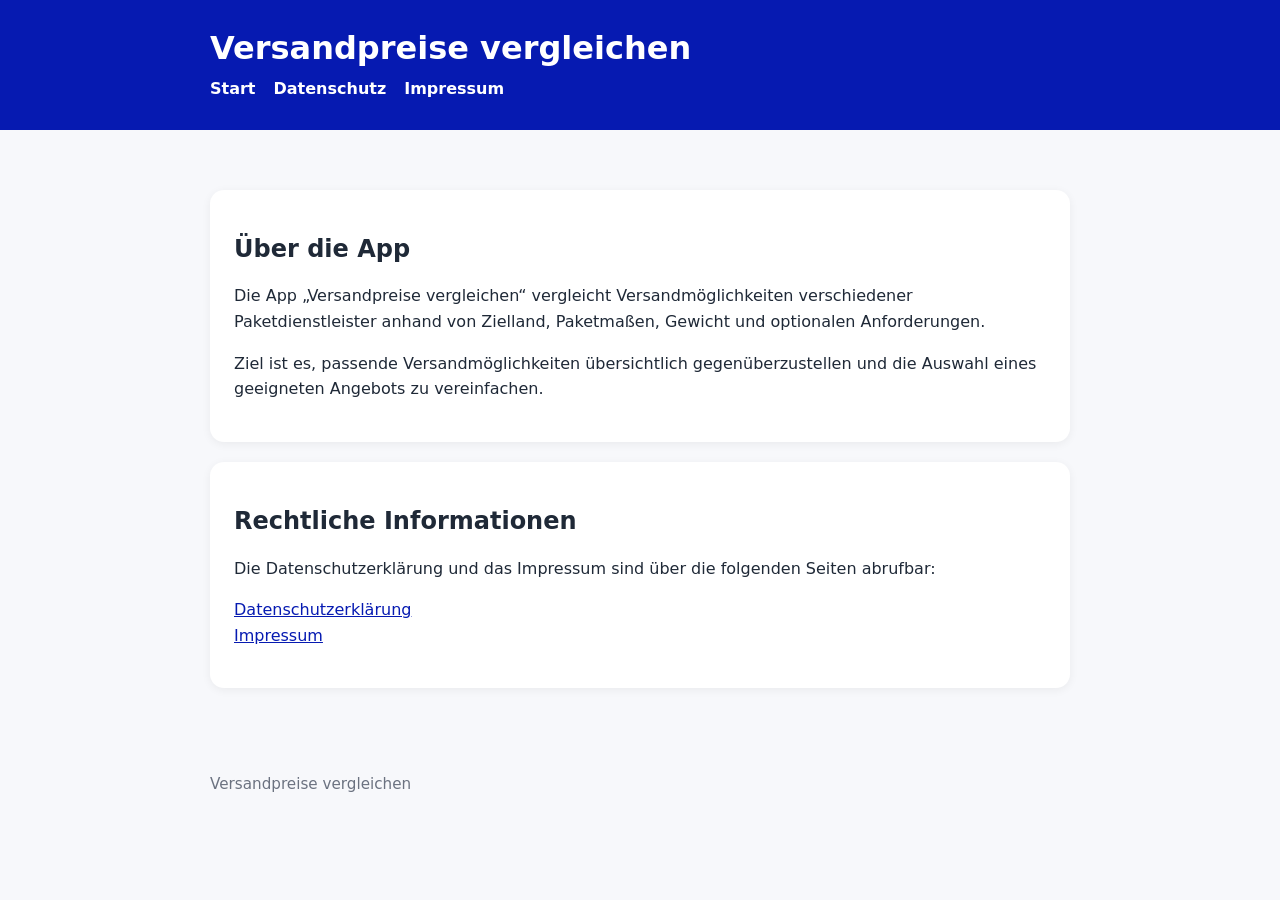
<file: index.html>
<!doctype html>
<html lang="de">
<head>
<meta charset="utf-8">
<meta name="viewport" content="width=device-width,initial-scale=1">
<title>Versandpreise vergleichen</title>
<link rel="stylesheet" href="style.css">
</head>
<body>
<header><div class="wrap"><h1>Versandpreise vergleichen</h1><nav><a href="index.html">Start</a><a href="datenschutz.html">Datenschutz</a><a href="impressum.html">Impressum</a></nav></div></header>
<main>
<div class="card">
<h2>Über die App</h2>
<p>Die App „Versandpreise vergleichen“ vergleicht Versandmöglichkeiten verschiedener Paketdienstleister anhand von Zielland, Paketmaßen, Gewicht und optionalen Anforderungen.</p>
<p>Ziel ist es, passende Versandmöglichkeiten übersichtlich gegenüberzustellen und die Auswahl eines geeigneten Angebots zu vereinfachen.</p>
</div>
<div class="card">
<h2>Rechtliche Informationen</h2>
<p>Die Datenschutzerklärung und das Impressum sind über die folgenden Seiten abrufbar:</p>
<p><a href="datenschutz.html">Datenschutzerklärung</a><br><a href="impressum.html">Impressum</a></p>
</div>
</main>
<footer>Versandpreise vergleichen</footer>
</body>
</html>
</file>
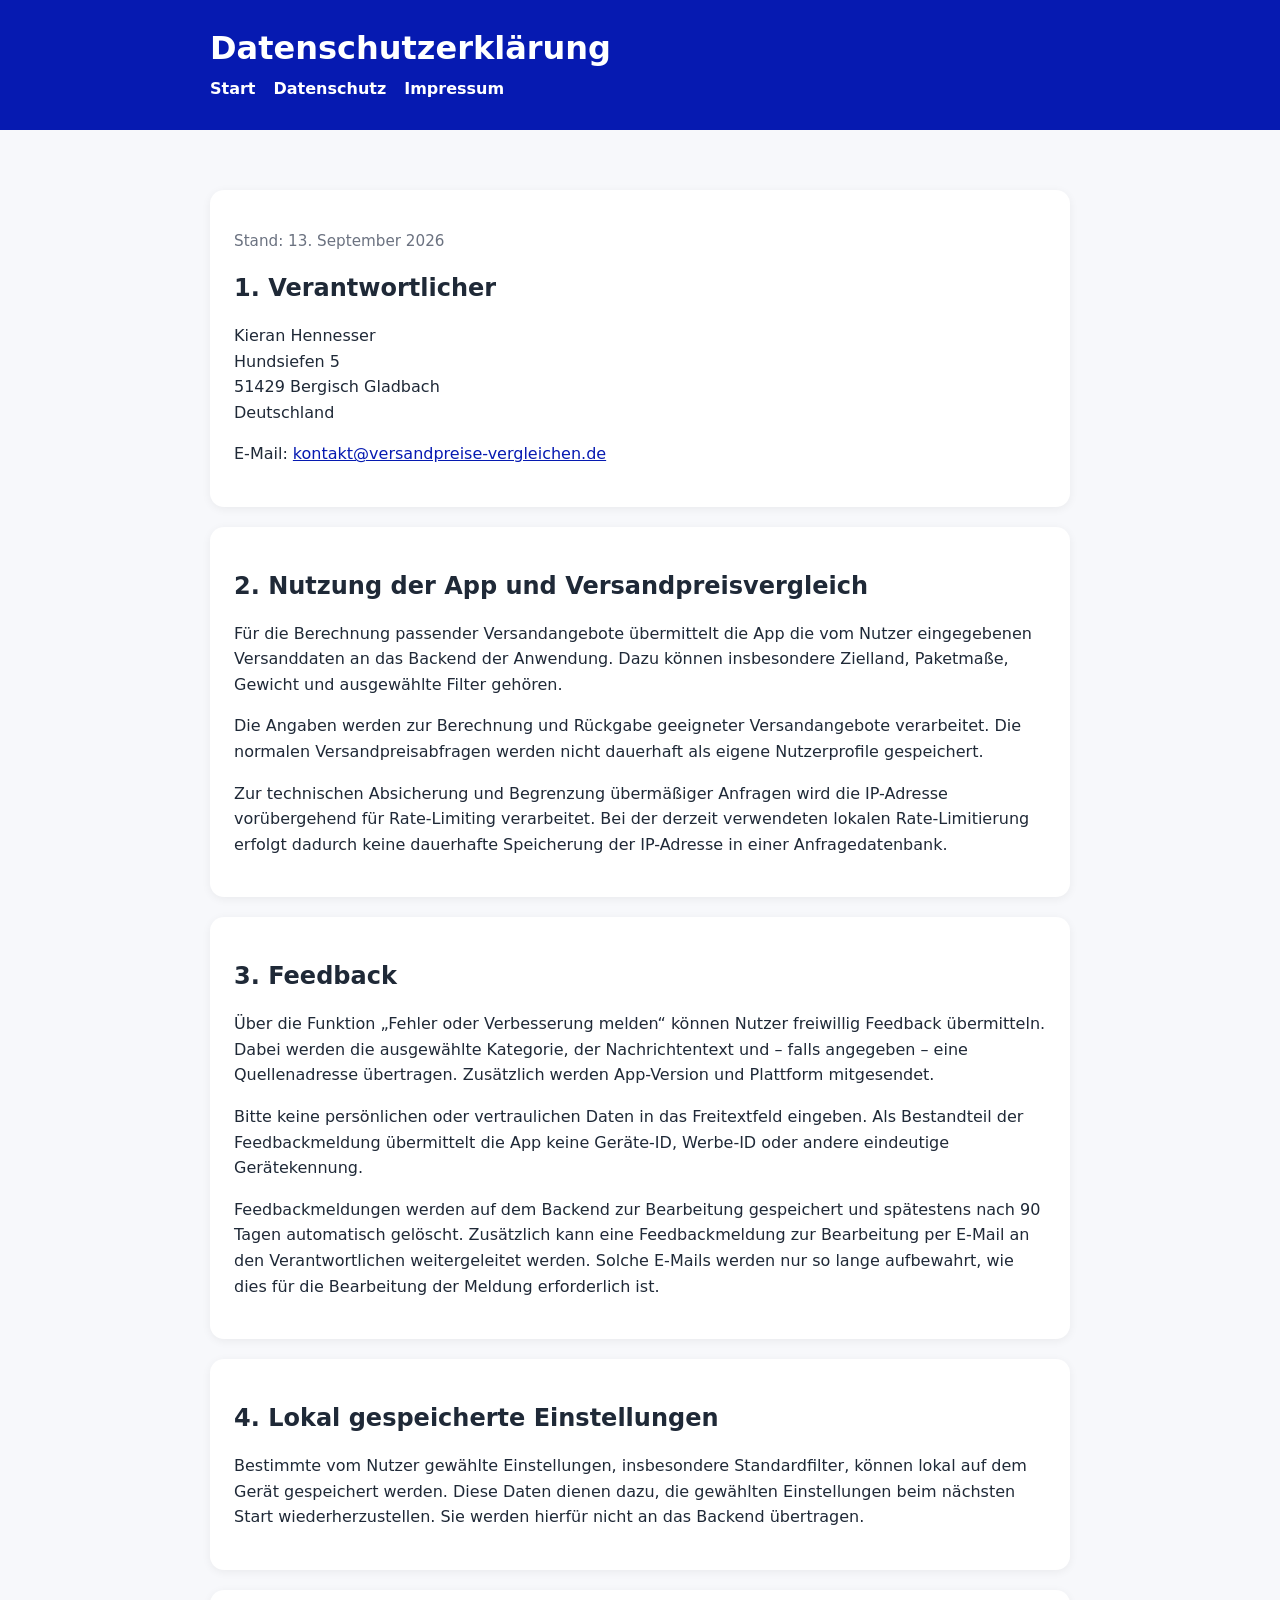
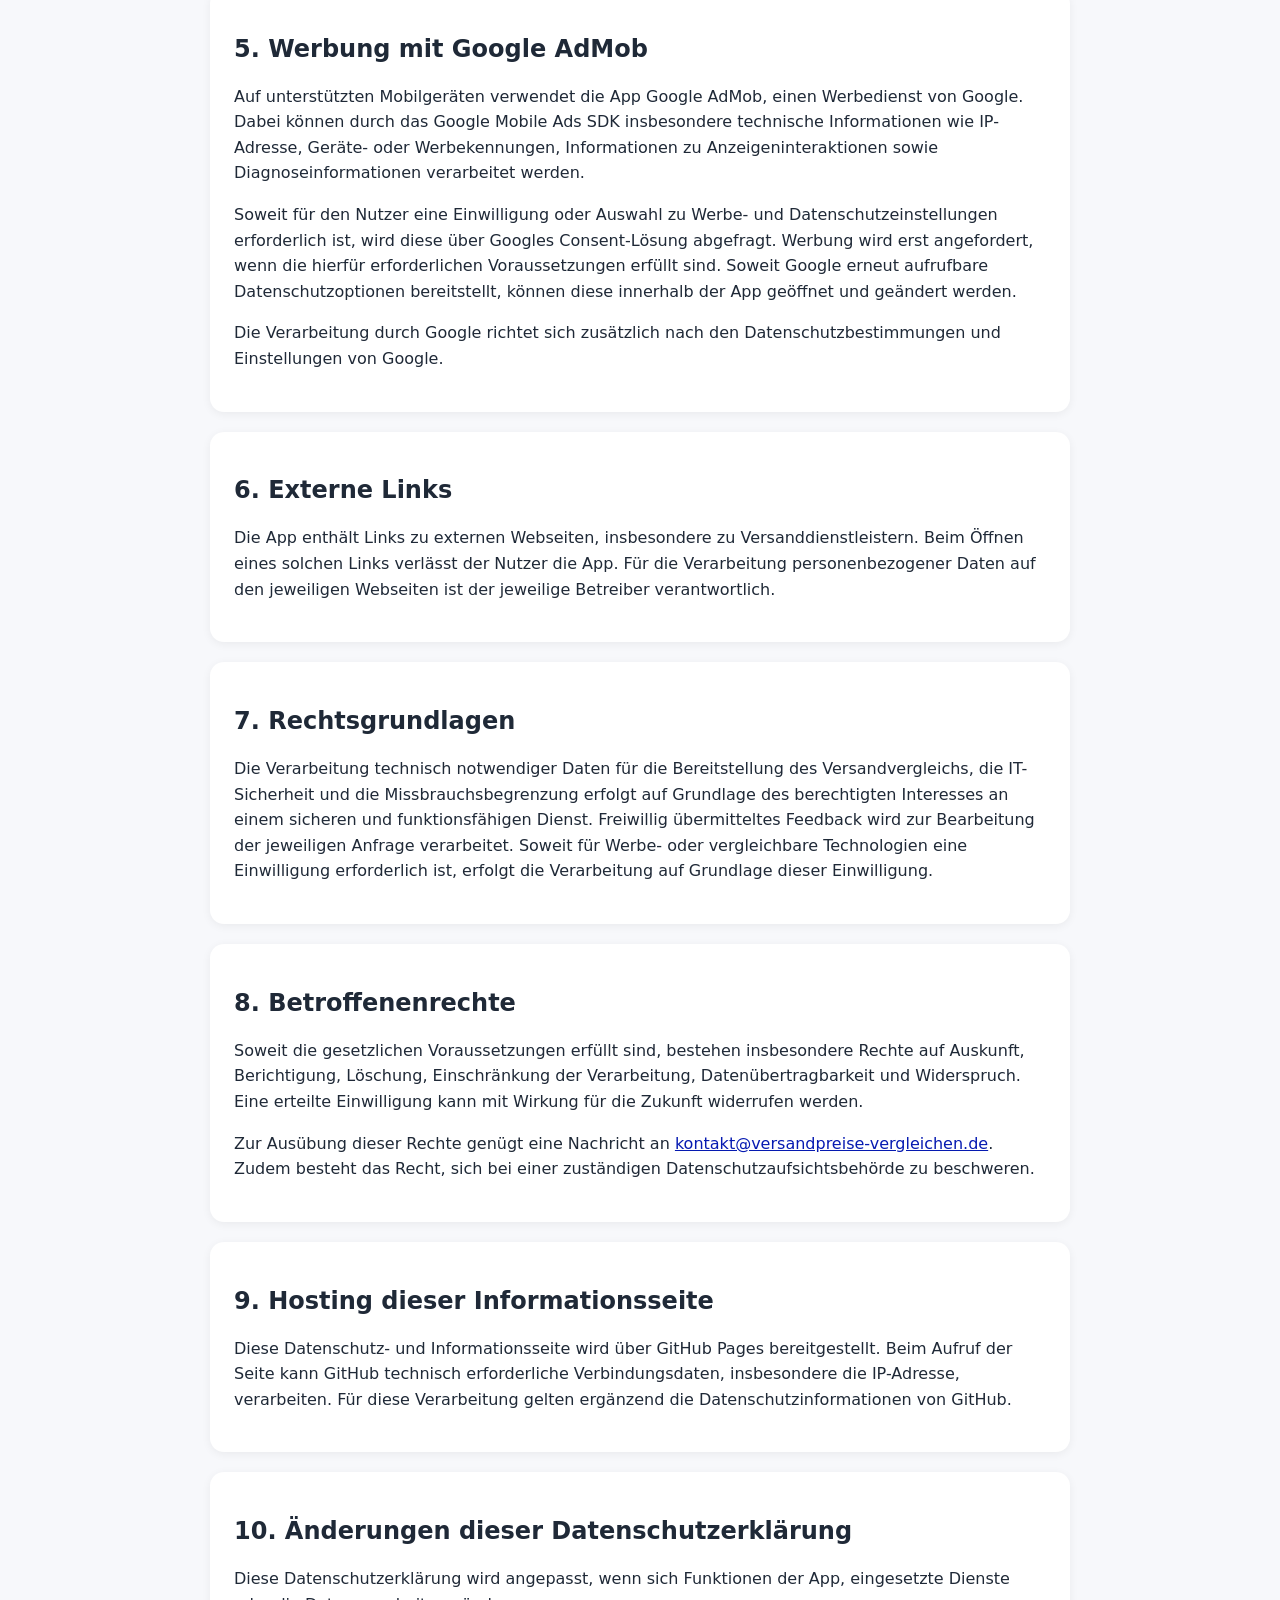
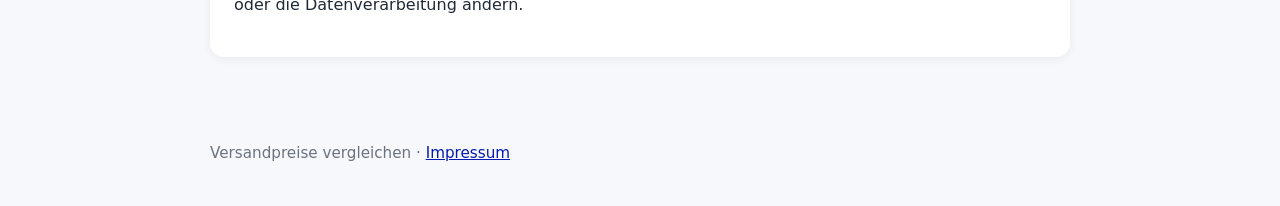
<file: datenschutz.html>
<!doctype html>
<html lang="de">
<head>
<meta charset="utf-8">
<meta name="viewport" content="width=device-width,initial-scale=1">
<title>Datenschutzerklärung – Versandpreise vergleichen</title>
<link rel="stylesheet" href="style.css">
</head>
<body>
<header><div class="wrap"><h1>Datenschutzerklärung</h1><nav><a href="index.html">Start</a><a href="datenschutz.html">Datenschutz</a><a href="impressum.html">Impressum</a></nav></div></header>
<main>
<div class="card">
<p class="small">Stand: 13. September 2026</p>
<h2>1. Verantwortlicher</h2>
<p>Kieran Hennesser<br>Hundsiefen 5<br>51429 Bergisch Gladbach<br>Deutschland</p>
<p>E-Mail: <a href="mailto:kontakt@versandpreise-vergleichen.de">kontakt@versandpreise-vergleichen.de</a></p>
</div>

<div class="card">
<h2>2. Nutzung der App und Versandpreisvergleich</h2>
<p>Für die Berechnung passender Versandangebote übermittelt die App die vom Nutzer eingegebenen Versanddaten an das Backend der Anwendung. Dazu können insbesondere Zielland, Paketmaße, Gewicht und ausgewählte Filter gehören.</p>
<p>Die Angaben werden zur Berechnung und Rückgabe geeigneter Versandangebote verarbeitet. Die normalen Versandpreisabfragen werden nicht dauerhaft als eigene Nutzerprofile gespeichert.</p>
<p>Zur technischen Absicherung und Begrenzung übermäßiger Anfragen wird die IP-Adresse vorübergehend für Rate-Limiting verarbeitet. Bei der derzeit verwendeten lokalen Rate-Limitierung erfolgt dadurch keine dauerhafte Speicherung der IP-Adresse in einer Anfragedatenbank.</p>
</div>

<div class="card">
<h2>3. Feedback</h2>
<p>Über die Funktion „Fehler oder Verbesserung melden“ können Nutzer freiwillig Feedback übermitteln. Dabei werden die ausgewählte Kategorie, der Nachrichtentext und – falls angegeben – eine Quellenadresse übertragen. Zusätzlich werden App-Version und Plattform mitgesendet.</p>
<p>Bitte keine persönlichen oder vertraulichen Daten in das Freitextfeld eingeben. Als Bestandteil der Feedbackmeldung übermittelt die App keine Geräte-ID, Werbe-ID oder andere eindeutige Gerätekennung.</p>
<p>Feedbackmeldungen werden auf dem Backend zur Bearbeitung gespeichert und spätestens nach 90 Tagen automatisch gelöscht. Zusätzlich kann eine Feedbackmeldung zur Bearbeitung per E-Mail an den Verantwortlichen weitergeleitet werden. Solche E-Mails werden nur so lange aufbewahrt, wie dies für die Bearbeitung der Meldung erforderlich ist.</p>
</div>

<div class="card">
<h2>4. Lokal gespeicherte Einstellungen</h2>
<p>Bestimmte vom Nutzer gewählte Einstellungen, insbesondere Standardfilter, können lokal auf dem Gerät gespeichert werden. Diese Daten dienen dazu, die gewählten Einstellungen beim nächsten Start wiederherzustellen. Sie werden hierfür nicht an das Backend übertragen.</p>
</div>

<div class="card">
<h2>5. Werbung mit Google AdMob</h2>
<p>Auf unterstützten Mobilgeräten verwendet die App Google AdMob, einen Werbedienst von Google. Dabei können durch das Google Mobile Ads SDK insbesondere technische Informationen wie IP-Adresse, Geräte- oder Werbekennungen, Informationen zu Anzeigeninteraktionen sowie Diagnoseinformationen verarbeitet werden.</p>
<p>Soweit für den Nutzer eine Einwilligung oder Auswahl zu Werbe- und Datenschutzeinstellungen erforderlich ist, wird diese über Googles Consent-Lösung abgefragt. Werbung wird erst angefordert, wenn die hierfür erforderlichen Voraussetzungen erfüllt sind. Soweit Google erneut aufrufbare Datenschutzoptionen bereitstellt, können diese innerhalb der App geöffnet und geändert werden.</p>
<p>Die Verarbeitung durch Google richtet sich zusätzlich nach den Datenschutzbestimmungen und Einstellungen von Google.</p>
</div>

<div class="card">
<h2>6. Externe Links</h2>
<p>Die App enthält Links zu externen Webseiten, insbesondere zu Versanddienstleistern. Beim Öffnen eines solchen Links verlässt der Nutzer die App. Für die Verarbeitung personenbezogener Daten auf den jeweiligen Webseiten ist der jeweilige Betreiber verantwortlich.</p>
</div>

<div class="card">
<h2>7. Rechtsgrundlagen</h2>
<p>Die Verarbeitung technisch notwendiger Daten für die Bereitstellung des Versandvergleichs, die IT-Sicherheit und die Missbrauchsbegrenzung erfolgt auf Grundlage des berechtigten Interesses an einem sicheren und funktionsfähigen Dienst. Freiwillig übermitteltes Feedback wird zur Bearbeitung der jeweiligen Anfrage verarbeitet. Soweit für Werbe- oder vergleichbare Technologien eine Einwilligung erforderlich ist, erfolgt die Verarbeitung auf Grundlage dieser Einwilligung.</p>
</div>

<div class="card">
<h2>8. Betroffenenrechte</h2>
<p>Soweit die gesetzlichen Voraussetzungen erfüllt sind, bestehen insbesondere Rechte auf Auskunft, Berichtigung, Löschung, Einschränkung der Verarbeitung, Datenübertragbarkeit und Widerspruch. Eine erteilte Einwilligung kann mit Wirkung für die Zukunft widerrufen werden.</p>
<p>Zur Ausübung dieser Rechte genügt eine Nachricht an <a href="mailto:kontakt@versandpreise-vergleichen.de">kontakt@versandpreise-vergleichen.de</a>. Zudem besteht das Recht, sich bei einer zuständigen Datenschutzaufsichtsbehörde zu beschweren.</p>
</div>

<div class="card">
<h2>9. Hosting dieser Informationsseite</h2>
<p>Diese Datenschutz- und Informationsseite wird über GitHub Pages bereitgestellt. Beim Aufruf der Seite kann GitHub technisch erforderliche Verbindungsdaten, insbesondere die IP-Adresse, verarbeiten. Für diese Verarbeitung gelten ergänzend die Datenschutzinformationen von GitHub.</p>
</div>

<div class="card">
<h2>10. Änderungen dieser Datenschutzerklärung</h2>
<p>Diese Datenschutzerklärung wird angepasst, wenn sich Funktionen der App, eingesetzte Dienste oder die Datenverarbeitung ändern.</p>
</div>
</main>
<footer>Versandpreise vergleichen · <a href="impressum.html">Impressum</a></footer>
</body>
</html>
</file>
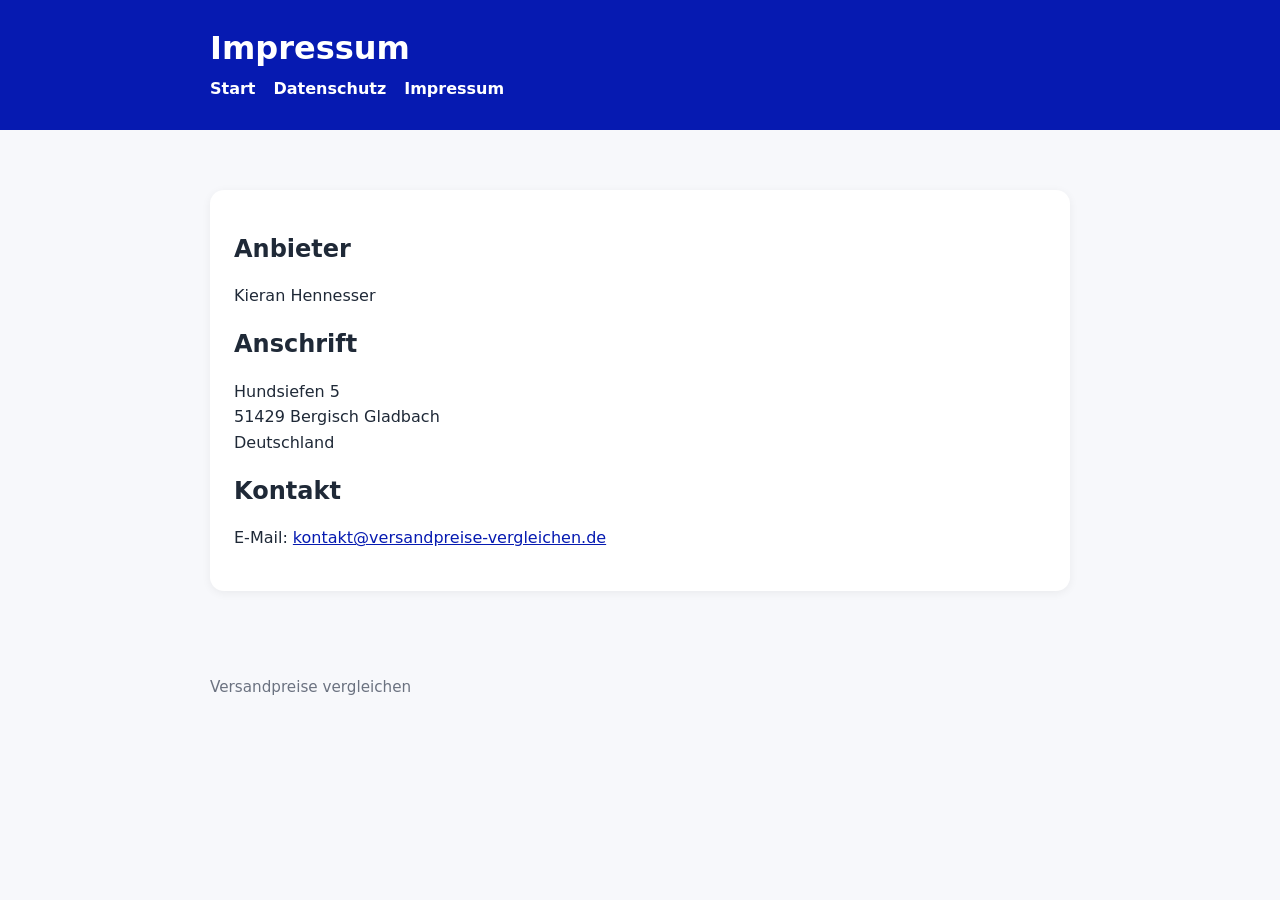
<file: impressum.html>
<!doctype html>
<html lang="de">
<head>
<meta charset="utf-8">
<meta name="viewport" content="width=device-width,initial-scale=1">
<title>Impressum – Versandpreise vergleichen</title>
<link rel="stylesheet" href="style.css">
</head>
<body>
<header><div class="wrap"><h1>Impressum</h1><nav><a href="index.html">Start</a><a href="datenschutz.html">Datenschutz</a><a href="impressum.html">Impressum</a></nav></div></header>
<main>
<div class="card">
<h2>Anbieter</h2>
<p>Kieran Hennesser</p>
<h2>Anschrift</h2>
<p>Hundsiefen 5<br>51429 Bergisch Gladbach<br>Deutschland</p>
<h2>Kontakt</h2>
<p>E-Mail: <a href="mailto:kontakt@versandpreise-vergleichen.de">kontakt@versandpreise-vergleichen.de</a></p>
</div>
</main>
<footer>Versandpreise vergleichen</footer>
</body>
</html>
</file>
<file: style.css>
body{font-family:system-ui,-apple-system,BlinkMacSystemFont,"Segoe UI",sans-serif;line-height:1.6;margin:0;background:#f7f8fb;color:#1f2937}main{max-width:860px;margin:0 auto;padding:40px 20px 64px}header{background:#061ab1;color:white;padding:28px 20px}header .wrap{max-width:860px;margin:0 auto}h1,h2{line-height:1.25}h1{margin:0 0 8px}nav a{color:white;margin-right:18px;text-decoration:none;font-weight:600}.card{background:white;border-radius:14px;padding:24px;margin:20px 0;box-shadow:0 2px 10px rgba(0,0,0,.06)}a{color:#061ab1}footer{max-width:860px;margin:0 auto;padding:0 20px 40px;color:#6b7280;font-size:.95rem}.small{color:#6b7280;font-size:.95rem}ul{padding-left:22px}
</file>
